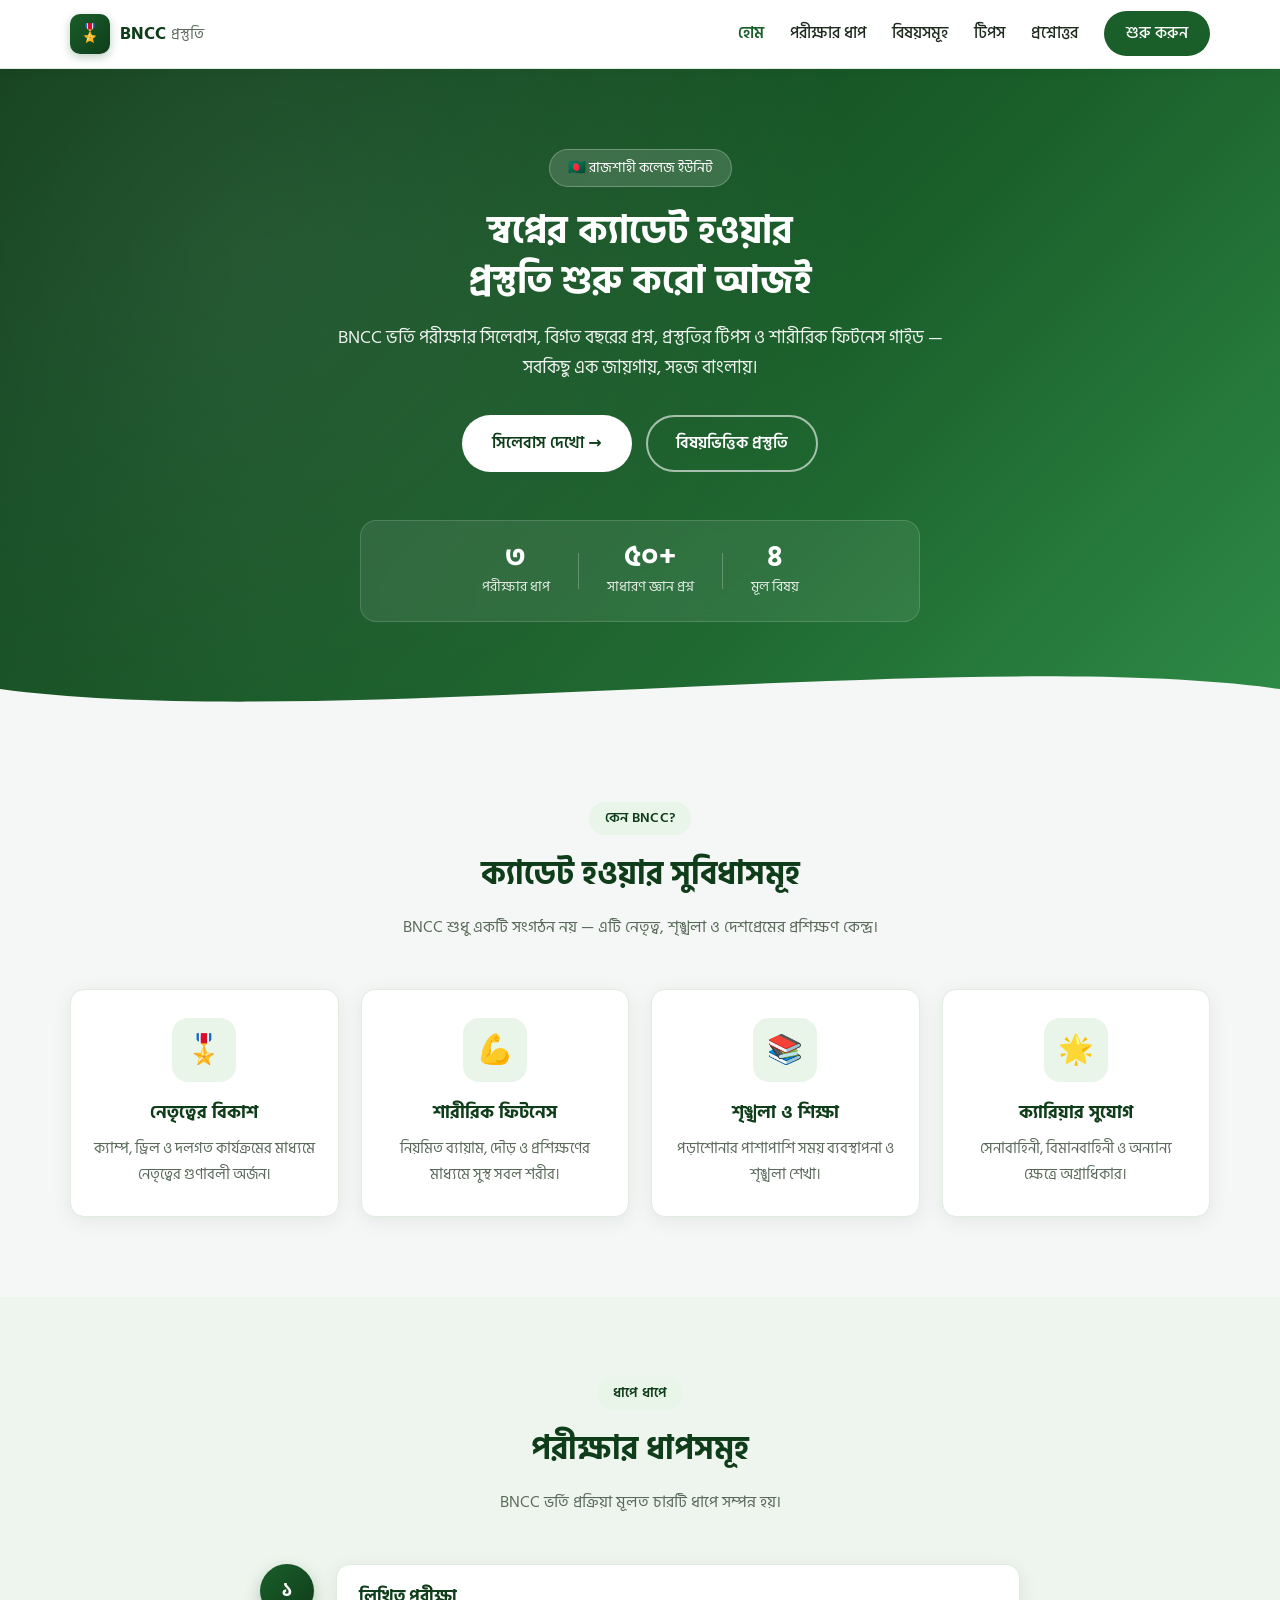
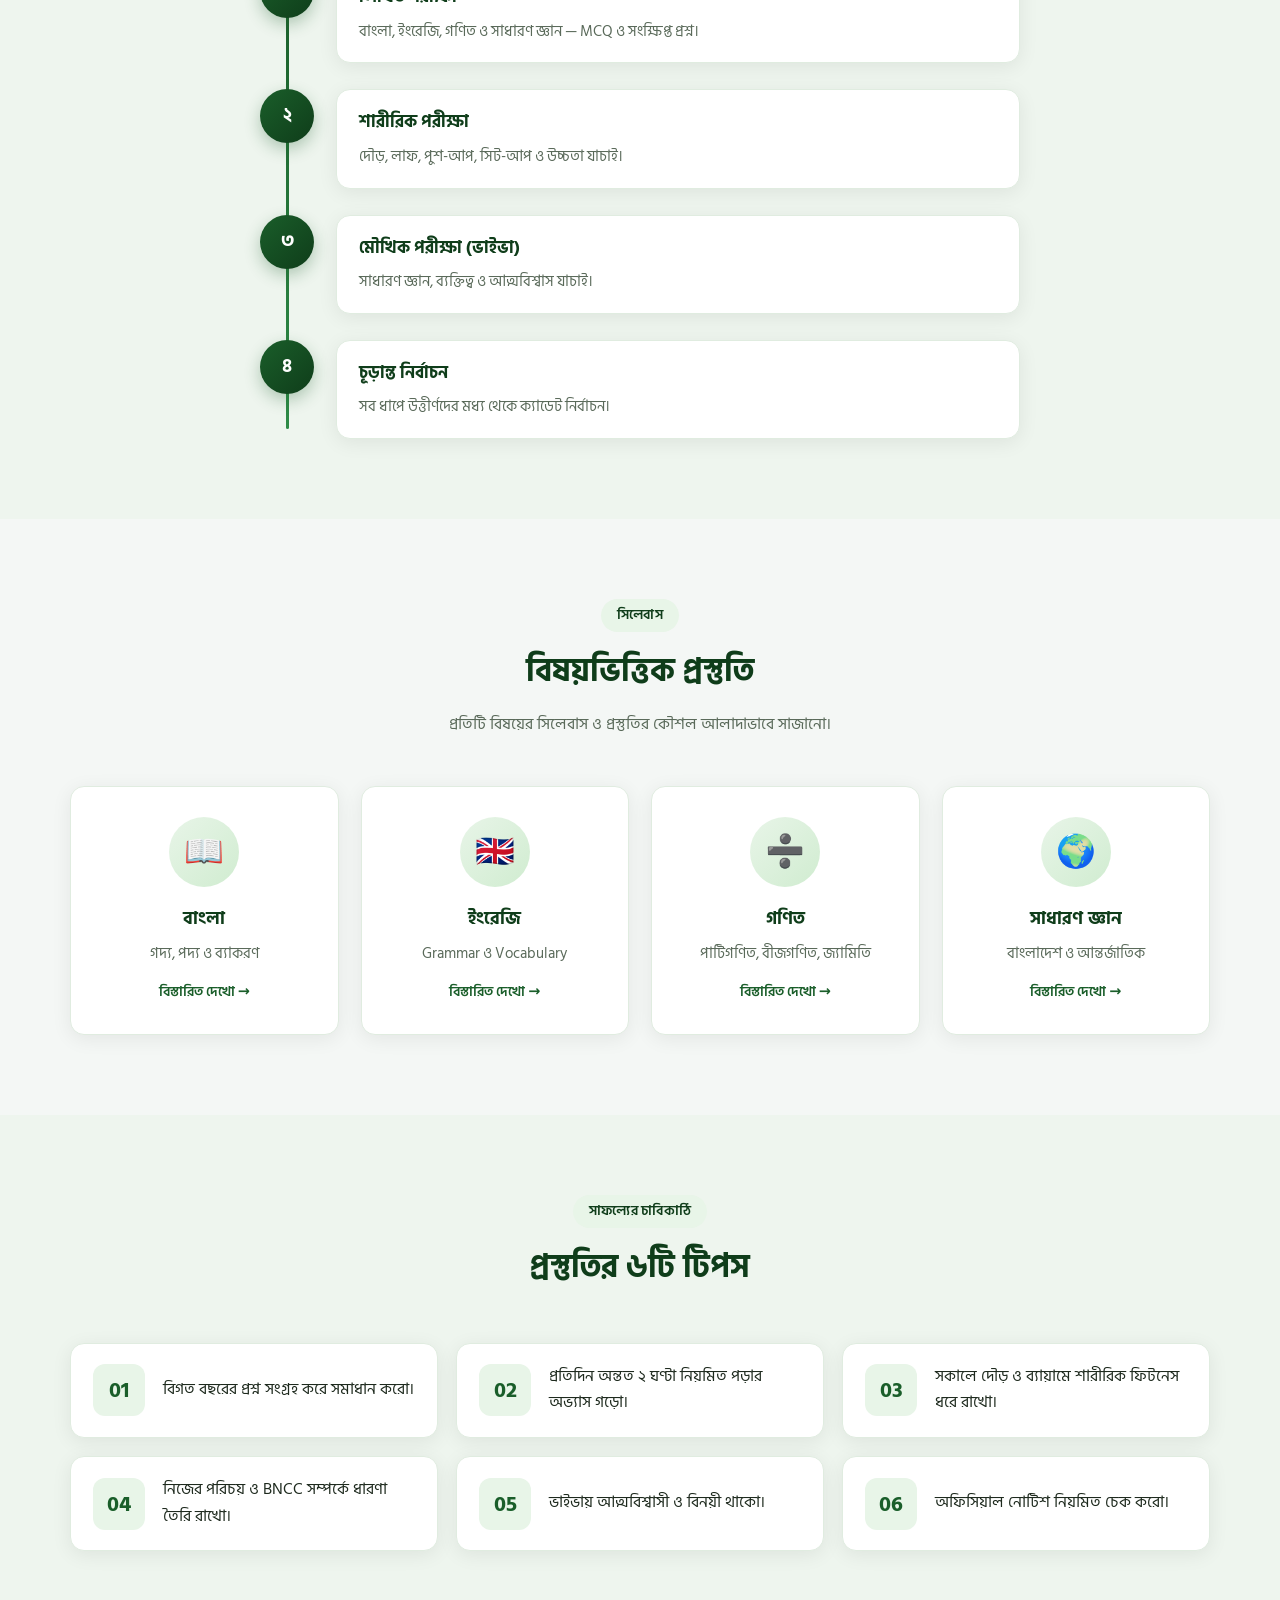
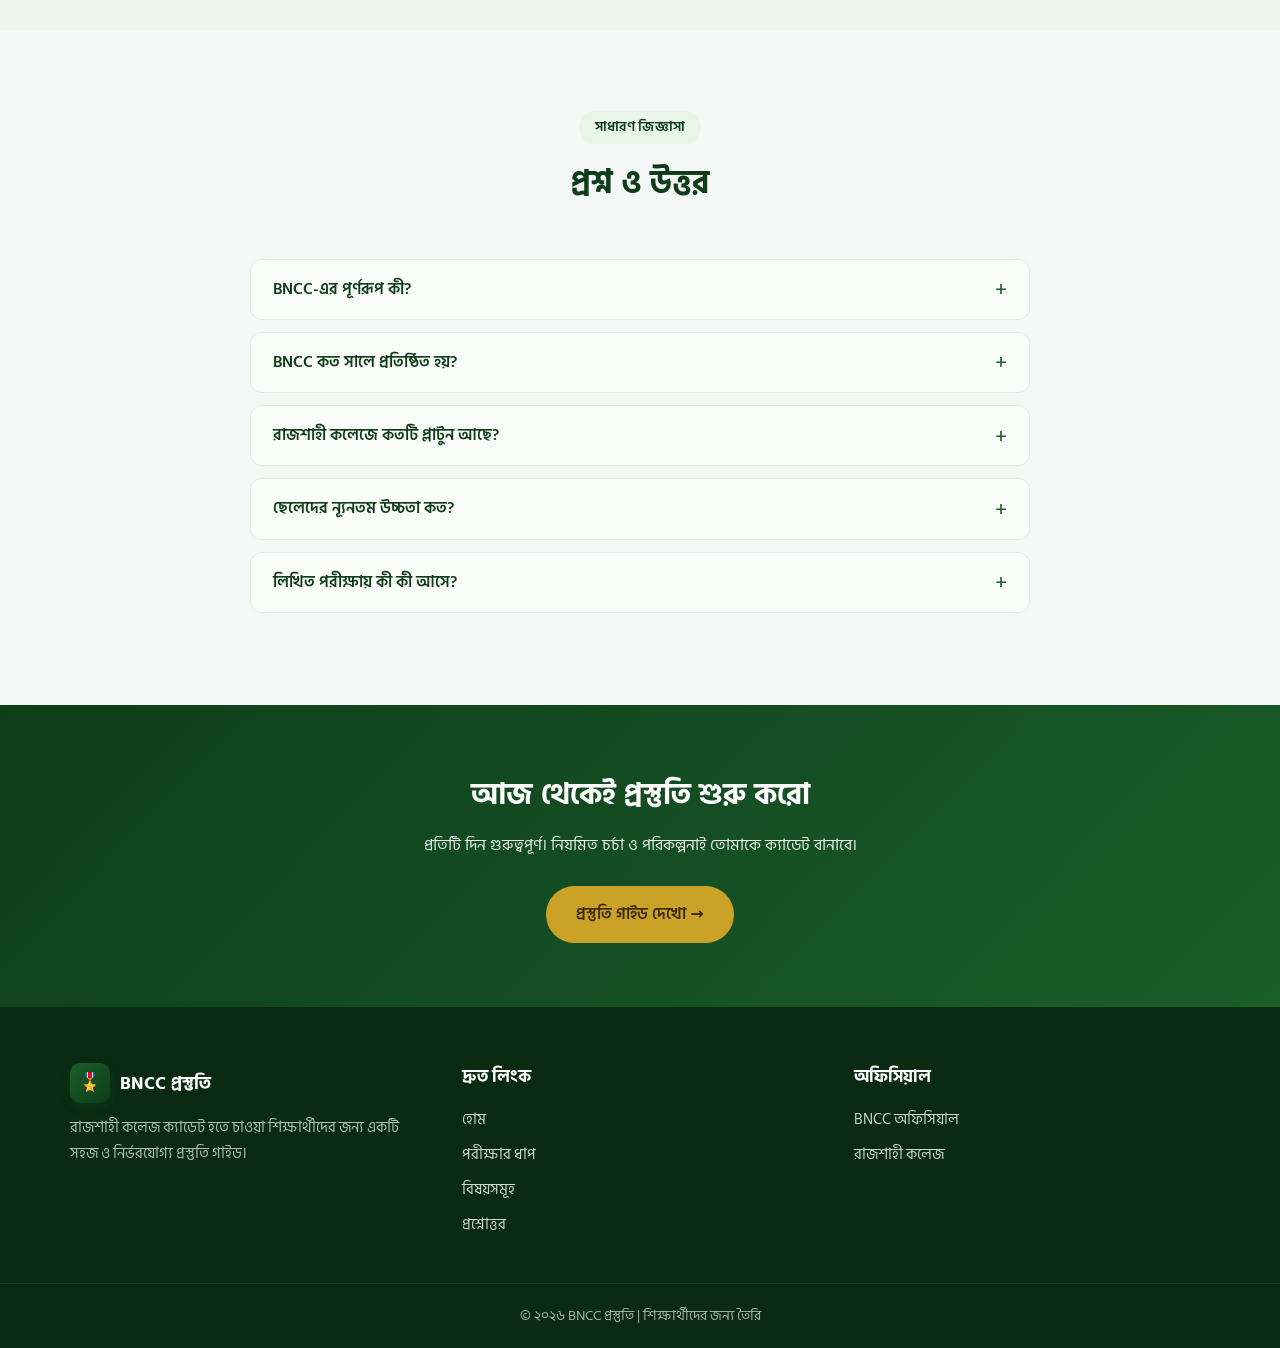
<file: index.html>
<!DOCTYPE html>
<html lang="bn">
<head>
<meta charset="UTF-8">
<meta name="viewport" content="width=device-width, initial-scale=1.0">
<meta name="description" content="BNCC রাজশাহী কলেজ ভর্তি প্রস্তুতি – সিলেবাস, প্রশ্নব্যাংক, টিপস ও গাইড এক জায়গায়।">
<meta name="theme-color" content="#1a5e2a">
<title>BNCC প্রস্তুতি | রাজশাহী কলেজ ক্যাডেট গাইড</title>

<!-- Preconnect for performance -->
<link rel="preconnect" href="https://fonts.googleapis.com">
<link rel="preconnect" href="https://fonts.gstatic.com" crossorigin>
<link href="https://fonts.googleapis.com/css2?family=Hind+Siliguri:wght@300;400;500;600;700&display=swap" rel="stylesheet">

<!-- Critical inline CSS (above-the-fold) -->
<style>
  :root{
    --primary:#1a5e2a;--primary-dark:#0f3d1a;--primary-light:#2e8b47;
    --accent:#c9a227;--danger:#b22222;--bg:#f4f7f5;--card:#fff;
    --text:#1e2a1e;--muted:#5a6a5a;--border:#e0ece0;
    --shadow:0 4px 20px rgba(0,0,0,.07);--radius:14px;
  }
  *{margin:0;padding:0;box-sizing:border-box}
  html{scroll-behavior:smooth}
  body{
    font-family:'Hind Siliguri',system-ui,sans-serif;
    background:var(--bg);color:var(--text);line-height:1.7;
    -webkit-font-smoothing:antialiased;
  }
  /* Navbar */
  .navbar{
    position:sticky;top:0;z-index:1000;
    background:rgba(255,255,255,.96);backdrop-filter:blur(10px);
    border-bottom:1px solid var(--border);
    box-shadow:0 2px 10px rgba(0,0,0,.04);
  }
  .nav-container{
    max-width:1180px;margin:0 auto;padding:14px 20px;
    display:flex;align-items:center;justify-content:space-between;gap:20px;
  }
  .logo{display:flex;align-items:center;gap:10px;font-weight:700;font-size:1.15rem;color:var(--primary-dark);text-decoration:none}
  .logo-badge{
    width:40px;height:40px;border-radius:10px;
    background:linear-gradient(135deg,var(--primary),var(--primary-dark));
    color:#fff;display:grid;place-items:center;font-size:1.1rem;
    box-shadow:0 3px 10px rgba(26,94,42,.3);
  }
  /* Hero (critical) */
  .hero{
    background:linear-gradient(135deg,#0f3d1a 0%,#1a5e2a 55%,#2e8b47 100%);
    color:#fff;padding:80px 20px 100px;position:relative;overflow:hidden;
  }
  .hero::before{
    content:'';position:absolute;inset:0;
    background:radial-gradient(circle at 20% 30%,rgba(255,255,255,.08),transparent 55%);
  }
  .hero-content{max-width:1180px;margin:0 auto;position:relative;z-index:2;text-align:center}
  .hero h1{font-size:2.4rem;line-height:1.3;font-weight:700;margin-bottom:16px}
  .hero p{font-size:1.1rem;opacity:.92;max-width:640px;margin:0 auto 32px}
</style>

<link rel="stylesheet" href="style.css">
</head>

<body>

<!-- ===== Navbar ===== -->
<nav class="navbar" id="navbar">
  <div class="nav-container">
    <a href="#" class="logo">
      <span class="logo-badge">🎖️</span>
      <span>BNCC <span class="logo-sub">প্রস্তুতি</span></span>
    </a>

    <button class="nav-toggle" id="navToggle" aria-label="মেনু খুলুন">
      <span></span><span></span><span></span>
    </button>

    <ul class="nav-links" id="navLinks">
      <li><a href="#home" class="active">হোম</a></li>
      <li><a href="#stages">পরীক্ষার ধাপ</a></li>
      <li><a href="#subjects">বিষয়সমূহ</a></li>
      <li><a href="#tips">টিপস</a></li>
      <li><a href="#faq">প্রশ্নোত্তর</a></li>
      <li><a href="#" class="btn-nav">শুরু করুন</a></li>
    </ul>
  </div>
</nav>

<!-- ===== Hero ===== -->
<section class="hero" id="home">
  <div class="hero-content">
    <span class="hero-badge">🇧🇩 রাজশাহী কলেজ ইউনিট</span>
    <h1>স্বপ্নের ক্যাডেট হওয়ার<br>প্রস্তুতি শুরু করো আজই</h1>
    <p>BNCC ভর্তি পরীক্ষার সিলেবাস, বিগত বছরের প্রশ্ন, প্রস্তুতির টিপস ও শারীরিক ফিটনেস গাইড — সবকিছু এক জায়গায়, সহজ বাংলায়।</p>

    <div class="hero-buttons">
      <a href="#stages" class="btn btn-primary">সিলেবাস দেখো →</a>
      <a href="#subjects" class="btn btn-outline">বিষয়ভিত্তিক প্রস্তুতি</a>
    </div>

    <div class="hero-stats">
      <div class="stat"><strong>৩</strong><span>পরীক্ষার ধাপ</span></div>
      <div class="stat-divider"></div>
      <div class="stat"><strong>৫০+</strong><span>সাধারণ জ্ঞান প্রশ্ন</span></div>
      <div class="stat-divider"></div>
      <div class="stat"><strong>৪</strong><span>মূল বিষয়</span></div>
    </div>
  </div>

  <div class="hero-wave">
    <svg viewBox="0 0 1440 80" preserveAspectRatio="none" aria-hidden="true">
      <path fill="#f4f7f5" d="M0,40 C360,90 1080,-10 1440,40 L1440,80 L0,80 Z"></path>
    </svg>
  </div>
</section>

<!-- ===== Why BNCC / Features ===== -->
<section class="section" id="features">
  <div class="container">
    <div class="section-head">
      <span class="section-tag">কেন BNCC?</span>
      <h2>ক্যাডেট হওয়ার সুবিধাসমূহ</h2>
      <p>BNCC শুধু একটি সংগঠন নয় — এটি নেতৃত্ব, শৃঙ্খলা ও দেশপ্রেমের প্রশিক্ষণ কেন্দ্র।</p>
    </div>

    <div class="feature-grid">
      <div class="feature-card">
        <div class="feature-icon">🎖️</div>
        <h3>নেতৃত্বের বিকাশ</h3>
        <p>ক্যাম্প, ড্রিল ও দলগত কার্যক্রমের মাধ্যমে নেতৃত্বের গুণাবলী অর্জন।</p>
      </div>
      <div class="feature-card">
        <div class="feature-icon">💪</div>
        <h3>শারীরিক ফিটনেস</h3>
        <p>নিয়মিত ব্যায়াম, দৌড় ও প্রশিক্ষণের মাধ্যমে সুস্থ সবল শরীর।</p>
      </div>
      <div class="feature-card">
        <div class="feature-icon">📚</div>
        <h3>শৃঙ্খলা ও শিক্ষা</h3>
        <p>পড়াশোনার পাশাপাশি সময় ব্যবস্থাপনা ও শৃঙ্খলা শেখা।</p>
      </div>
      <div class="feature-card">
        <div class="feature-icon">🌟</div>
        <h3>ক্যারিয়ার সুযোগ</h3>
        <p>সেনাবাহিনী, বিমানবাহিনী ও অন্যান্য ক্ষেত্রে অগ্রাধিকার।</p>
      </div>
    </div>
  </div>
</section>

<!-- ===== Exam Stages ===== -->
<section class="section section-alt" id="stages">
  <div class="container">
    <div class="section-head">
      <span class="section-tag">ধাপে ধাপে</span>
      <h2>পরীক্ষার ধাপসমূহ</h2>
      <p>BNCC ভর্তি প্রক্রিয়া মূলত চারটি ধাপে সম্পন্ন হয়।</p>
    </div>

    <div class="timeline">
      <div class="timeline-item">
        <div class="timeline-num">১</div>
        <div class="timeline-body">
          <h3>লিখিত পরীক্ষা</h3>
          <p>বাংলা, ইংরেজি, গণিত ও সাধারণ জ্ঞান — MCQ ও সংক্ষিপ্ত প্রশ্ন।</p>
        </div>
      </div>
      <div class="timeline-item">
        <div class="timeline-num">২</div>
        <div class="timeline-body">
          <h3>শারীরিক পরীক্ষা</h3>
          <p>দৌড়, লাফ, পুশ-আপ, সিট-আপ ও উচ্চতা যাচাই।</p>
        </div>
      </div>
      <div class="timeline-item">
        <div class="timeline-num">৩</div>
        <div class="timeline-body">
          <h3>মৌখিক পরীক্ষা (ভাইভা)</h3>
          <p>সাধারণ জ্ঞান, ব্যক্তিত্ব ও আত্মবিশ্বাস যাচাই।</p>
        </div>
      </div>
      <div class="timeline-item">
        <div class="timeline-num">৪</div>
        <div class="timeline-body">
          <h3>চূড়ান্ত নির্বাচন</h3>
          <p>সব ধাপে উত্তীর্ণদের মধ্য থেকে ক্যাডেট নির্বাচন।</p>
        </div>
      </div>
    </div>
  </div>
</section>

<!-- ===== Subjects ===== -->
<section class="section" id="subjects">
  <div class="container">
    <div class="section-head">
      <span class="section-tag">সিলেবাস</span>
      <h2>বিষয়ভিত্তিক প্রস্তুতি</h2>
      <p>প্রতিটি বিষয়ের সিলেবাস ও প্রস্তুতির কৌশল আলাদাভাবে সাজানো।</p>
    </div>

    <div class="subject-grid">
      <a href="#" class="subject-card">
        <div class="subject-icon">📖</div>
        <h3>বাংলা</h3>
        <p>গদ্য, পদ্য ও ব্যাকরণ</p>
        <span class="subject-link">বিস্তারিত দেখো →</span>
      </a>
      <a href="#" class="subject-card">
        <div class="subject-icon">🇬🇧</div>
        <h3>ইংরেজি</h3>
        <p>Grammar ও Vocabulary</p>
        <span class="subject-link">বিস্তারিত দেখো →</span>
      </a>
      <a href="#" class="subject-card">
        <div class="subject-icon">➗</div>
        <h3>গণিত</h3>
        <p>পাটিগণিত, বীজগণিত, জ্যামিতি</p>
        <span class="subject-link">বিস্তারিত দেখো →</span>
      </a>
      <a href="#" class="subject-card">
        <div class="subject-icon">🌍</div>
        <h3>সাধারণ জ্ঞান</h3>
        <p>বাংলাদেশ ও আন্তর্জাতিক</p>
        <span class="subject-link">বিস্তারিত দেখো →</span>
      </a>
    </div>
  </div>
</section>

<!-- ===== Tips ===== -->
<section class="section section-alt" id="tips">
  <div class="container">
    <div class="section-head">
      <span class="section-tag">সাফল্যের চাবিকাঠি</span>
      <h2>প্রস্তুতির ৬টি টিপস</h2>
    </div>

    <div class="tips-grid">
      <div class="tip"><span class="tip-num">01</span><p>বিগত বছরের প্রশ্ন সংগ্রহ করে সমাধান করো।</p></div>
      <div class="tip"><span class="tip-num">02</span><p>প্রতিদিন অন্তত ২ ঘণ্টা নিয়মিত পড়ার অভ্যাস গড়ো।</p></div>
      <div class="tip"><span class="tip-num">03</span><p>সকালে দৌড় ও ব্যায়ামে শারীরিক ফিটনেস ধরে রাখো।</p></div>
      <div class="tip"><span class="tip-num">04</span><p>নিজের পরিচয় ও BNCC সম্পর্কে ধারণা তৈরি রাখো।</p></div>
      <div class="tip"><span class="tip-num">05</span><p>ভাইভায় আত্মবিশ্বাসী ও বিনয়ী থাকো।</p></div>
      <div class="tip"><span class="tip-num">06</span><p>অফিসিয়াল নোটিশ নিয়মিত চেক করো।</p></div>
    </div>
  </div>
</section>

<!-- ===== FAQ ===== -->
<section class="section" id="faq">
  <div class="container">
    <div class="section-head">
      <span class="section-tag">সাধারণ জিজ্ঞাসা</span>
      <h2>প্রশ্ন ও উত্তর</h2>
    </div>

    <div class="faq-list" id="faqList">
      <details class="faq-item">
        <summary>BNCC-এর পূর্ণরূপ কী?</summary>
        <div class="faq-answer">Bangladesh National Cadet Corps (বাংলাদেশ ন্যাশনাল ক্যাডেট কোর)।</div>
      </details>
      <details class="faq-item">
        <summary>BNCC কত সালে প্রতিষ্ঠিত হয়?</summary>
        <div class="faq-answer">১৯৭৩ সালে।</div>
      </details>
      <details class="faq-item">
        <summary>রাজশাহী কলেজে কতটি প্লাটুন আছে?</summary>
        <div class="faq-answer">বর্তমানে ৩টি প্লাটুন, যার মধ্যে একটি মহিলা প্লাটুন।</div>
      </details>
      <details class="faq-item">
        <summary>ছেলেদের ন্যূনতম উচ্চতা কত?</summary>
        <div class="faq-answer">কমপক্ষে ৫ ফুট ২ ইঞ্চি।</div>
      </details>
      <details class="faq-item">
        <summary>লিখিত পরীক্ষায় কী কী আসে?</summary>
        <div class="faq-answer">বাংলা, ইংরেজি, সাধারণ গণিত ও সাধারণ জ্ঞান — MCQ ও সংক্ষিপ্ত প্রশ্ন।</div>
      </details>
    </div>
  </div>
</section>

<!-- ===== CTA ===== -->
<section class="cta">
  <div class="container cta-inner">
    <h2>আজ থেকেই প্রস্তুতি শুরু করো</h2>
    <p>প্রতিটি দিন গুরুত্বপূর্ণ। নিয়মিত চর্চা ও পরিকল্পনাই তোমাকে ক্যাডেট বানাবে।</p>
    <a href="#" class="btn btn-accent">প্রস্তুতি গাইড দেখো →</a>
  </div>
</section>

<!-- ===== Footer ===== -->
<footer class="footer">
  <div class="container footer-grid">
    <div>
      <div class="logo" style="margin-bottom:12px">
        <span class="logo-badge">🎖️</span>
        <span style="color:#fff">BNCC প্রস্তুতি</span>
      </div>
      <p class="footer-text">রাজশাহী কলেজ ক্যাডেট হতে চাওয়া শিক্ষার্থীদের জন্য একটি সহজ ও নির্ভরযোগ্য প্রস্তুতি গাইড।</p>
    </div>

    <div>
      <h4>দ্রুত লিংক</h4>
      <ul class="footer-links">
        <li><a href="#home">হোম</a></li>
        <li><a href="#stages">পরীক্ষার ধাপ</a></li>
        <li><a href="#subjects">বিষয়সমূহ</a></li>
        <li><a href="#faq">প্রশ্নোত্তর</a></li>
      </ul>
    </div>

    <div>
      <h4>অফিসিয়াল</h4>
      <ul class="footer-links">
        <li><a href="https://bncc.gov.bd" target="_blank" rel="noopener">BNCC অফিসিয়াল</a></li>
        <li><a href="#" target="_blank" rel="noopener">রাজশাহী কলেজ</a></li>
      </ul>
    </div>
  </div>

  <div class="footer-bottom">
    <p>© ২০২৬ BNCC প্রস্তুতি | শিক্ষার্থীদের জন্য তৈরি </p>
  </div>
</footer>

<!-- Back to top -->
<button class="back-top" id="backTop" aria-label="উপরে যাও">↑</button>

<script src="script.js" defer></script>
</body>
</html>
</file>
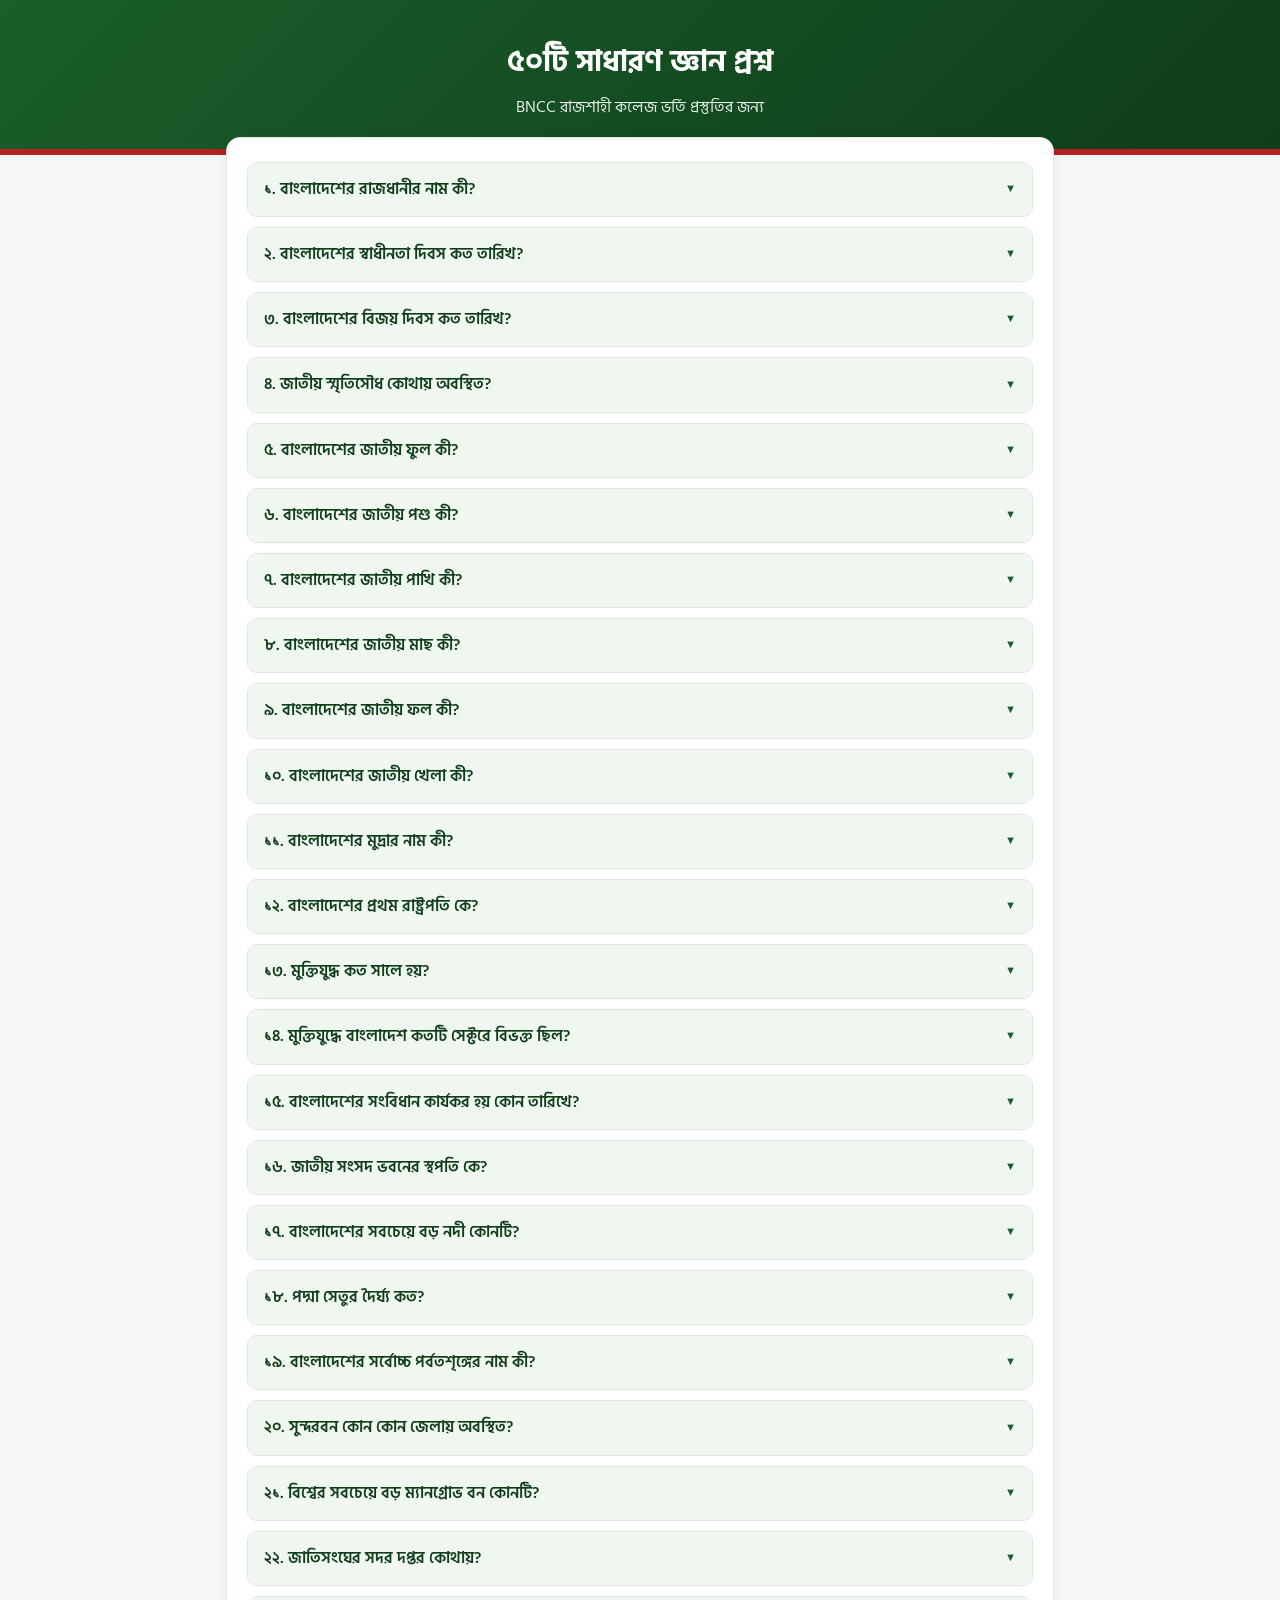
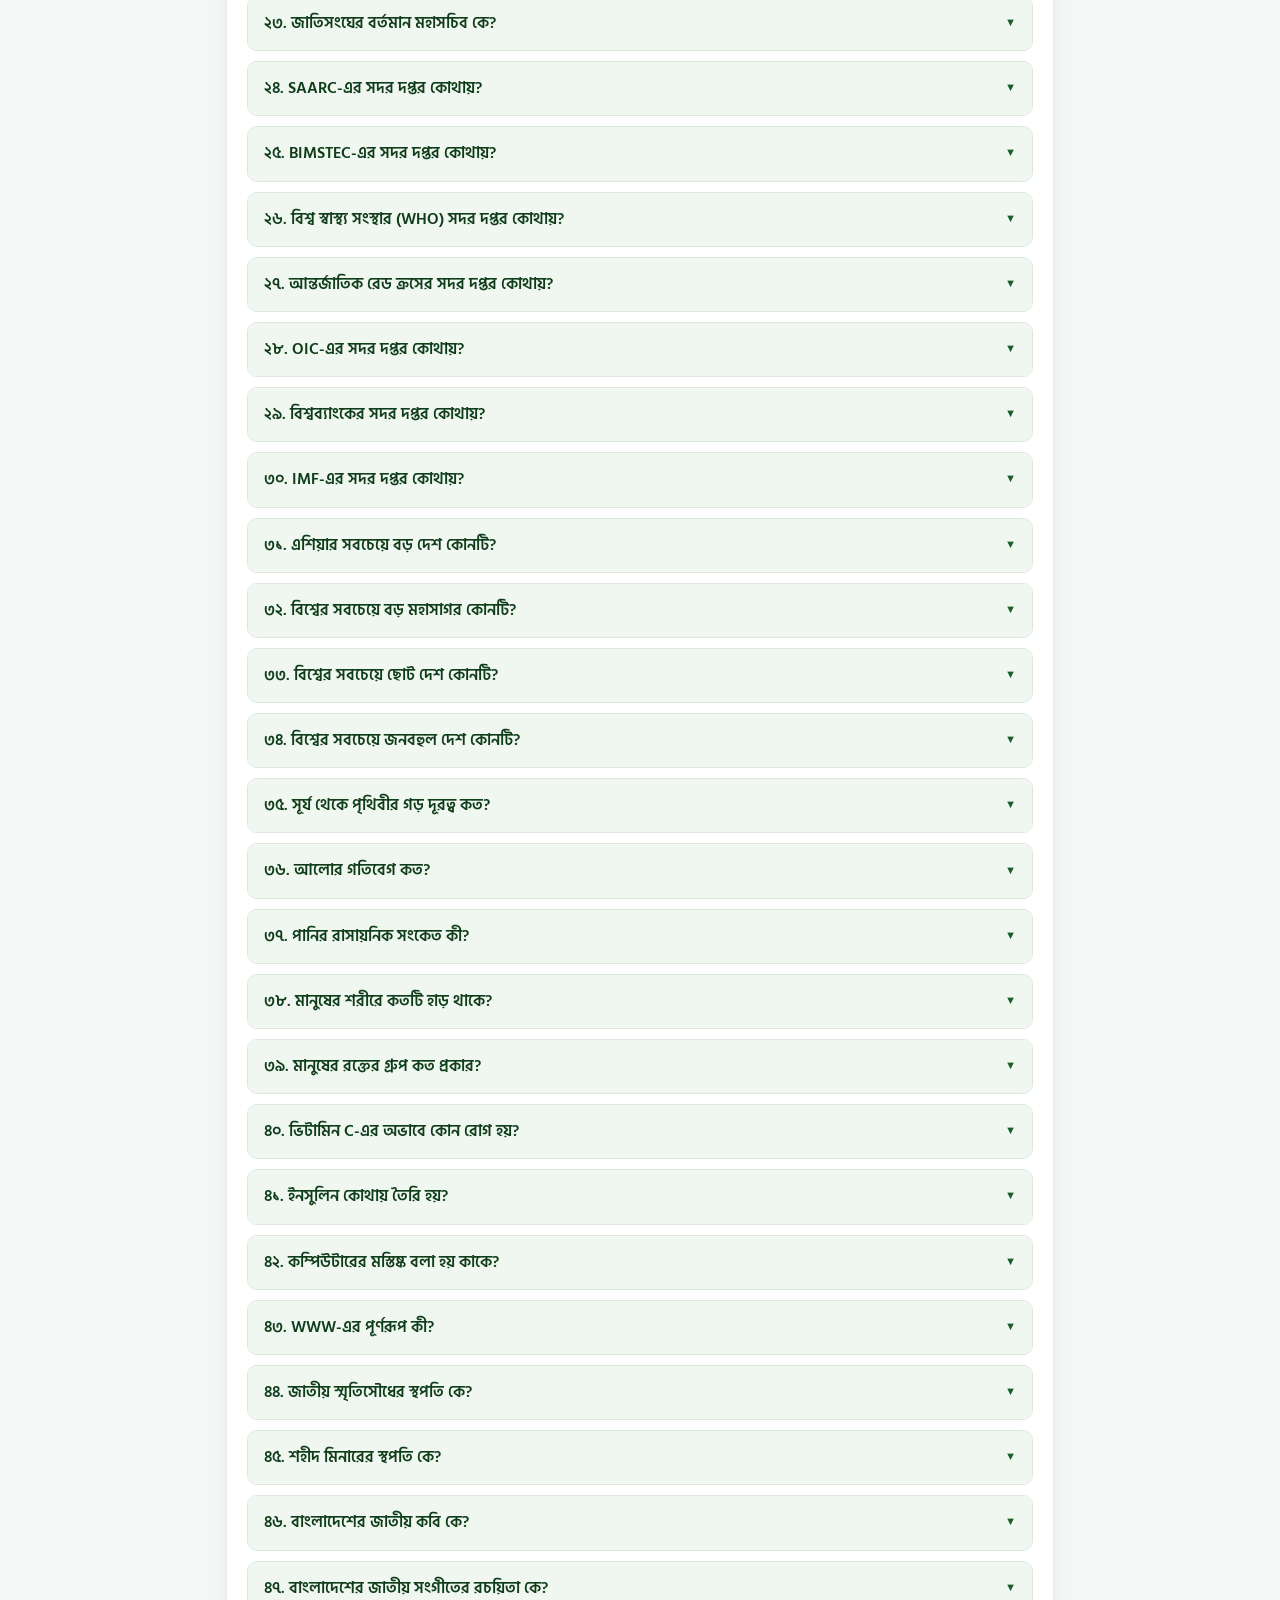
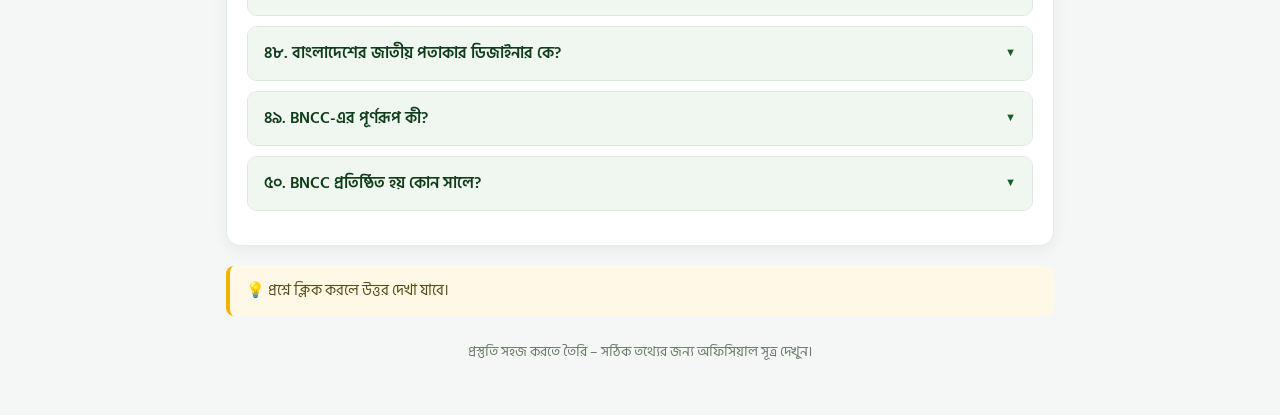
<file: gk/index.html>
<!DOCTYPE html>
<html lang="bn">
<head>
<meta charset="UTF-8">
<meta name="viewport" content="width=device-width, initial-scale=1.0">
<title>৫০টি সাধারণ জ্ঞান প্রশ্ন – BNCC প্রস্তুতি</title>
<link href="https://fonts.googleapis.com/css2?family=Hind+Siliguri:wght@300;400;500;600;700&display=swap" rel="stylesheet">
<style>
  * { margin:0; padding:0; box-sizing:border-box; }
  body {
    font-family: 'Hind Siliguri', sans-serif;
    background: #f4f7f5;
    color: #1e2a1e;
    line-height: 1.7;
    padding-bottom: 40px;
  }
  header {
    background: linear-gradient(135deg, #1a5e2a 0%, #0f3d1a 100%);
    color: #fff;
    text-align: center;
    padding: 36px 20px 28px;
    border-bottom: 6px solid #b22222;
  }
  header h1 { font-size: 1.9rem; margin-bottom: 6px; }
  header p { font-size: 1rem; opacity: 0.9; }
  main {
    max-width: 860px;
    margin: -18px auto 0;
    padding: 0 16px;
  }
  .quiz-container {
    background: #fff;
    border-radius: 14px;
    box-shadow: 0 4px 16px rgba(0,0,0,0.06);
    padding: 24px 20px;
    border: 1px solid #e6ede6;
  }
  details {
    background: #fafcfa;
    border: 1px solid #dce8dc;
    border-radius: 10px;
    margin-bottom: 10px;
    overflow: hidden;
  }
  details[open] {
    border-color: #b8d4b8;
    box-shadow: 0 2px 10px rgba(26,94,42,0.08);
  }
  summary {
    padding: 13px 16px;
    font-weight: 600;
    font-size: 1rem;
    cursor: pointer;
    list-style: none;
    display: flex;
    justify-content: space-between;
    align-items: center;
    color: #0f3d1a;
    background: #f0f7f0;
    transition: background 0.2s;
  }
  summary:hover { background: #e4f0e4; }
  summary::-webkit-details-marker { display: none; }
  summary::after {
    content: '▼';
    font-size: 0.7rem;
    color: #1a5e2a;
    transition: transform 0.3s;
    margin-left: 10px;
  }
  details[open] summary::after { transform: rotate(180deg); }
  .answer {
    padding: 12px 18px 16px;
    border-top: 1px solid #e0ece0;
    color: #2a5a2a;
    font-weight: 500;
    background: #fcfefc;
  }
  .note {
    background: #fff8e6;
    border-left: 4px solid #f0b400;
    padding: 12px 16px;
    border-radius: 8px;
    font-size: 0.95rem;
    color: #5a4a1a;
    margin-top: 20px;
  }
  footer {
    text-align: center;
    padding: 24px 16px 10px;
    font-size: 0.9rem;
    color: #6b7a6b;
    max-width: 860px;
    margin: 0 auto;
  }
  @media (max-width: 600px) {
    header h1 { font-size: 1.4rem; }
    main { padding: 0 10px; }
    .quiz-container { padding: 16px 12px; }
    summary { font-size: 0.95rem; padding: 11px 12px; }
  }
</style>
</head>
<body>

<header>
  <h1>৫০টি সাধারণ জ্ঞান প্রশ্ন</h1>
  <p>BNCC রাজশাহী কলেজ ভর্তি প্রস্তুতির জন্য</p>
</header>

<main>
  <div class="quiz-container">

    <details><summary>১. বাংলাদেশের রাজধানীর নাম কী?</summary><div class="answer">ঢাকা</div></details>
    <details><summary>২. বাংলাদেশের স্বাধীনতা দিবস কত তারিখ?</summary><div class="answer">২৬ মার্চ</div></details>
    <details><summary>৩. বাংলাদেশের বিজয় দিবস কত তারিখ?</summary><div class="answer">১৬ ডিসেম্বর</div></details>
    <details><summary>৪. জাতীয় স্মৃতিসৌধ কোথায় অবস্থিত?</summary><div class="answer">সাভার, ঢাকা</div></details>
    <details><summary>৫. বাংলাদেশের জাতীয় ফুল কী?</summary><div class="answer">শাপলা</div></details>
    <details><summary>৬. বাংলাদেশের জাতীয় পশু কী?</summary><div class="answer">রয়েল বেঙ্গল টাইগার</div></details>
    <details><summary>৭. বাংলাদেশের জাতীয় পাখি কী?</summary><div class="answer">দোয়েল</div></details>
    <details><summary>৮. বাংলাদেশের জাতীয় মাছ কী?</summary><div class="answer">ইলিশ</div></details>
    <details><summary>৯. বাংলাদেশের জাতীয় ফল কী?</summary><div class="answer">কাঁঠাল</div></details>
    <details><summary>১০. বাংলাদেশের জাতীয় খেলা কী?</summary><div class="answer">হাডুডু (কাবাডি)</div></details>

    <details><summary>১১. বাংলাদেশের মুদ্রার নাম কী?</summary><div class="answer">টাকা</div></details>
    <details><summary>১২. বাংলাদেশের প্রথম রাষ্ট্রপতি কে?</summary><div class="answer">বঙ্গবন্ধু শেখ মুজিবুর রহমান</div></details>
    <details><summary>১৩. মুক্তিযুদ্ধ কত সালে হয়?</summary><div class="answer">১৯৭১ সালে</div></details>
    <details><summary>১৪. মুক্তিযুদ্ধে বাংলাদেশ কতটি সেক্টরে বিভক্ত ছিল?</summary><div class="answer">১১টি</div></details>
    <details><summary>১৫. বাংলাদেশের সংবিধান কার্যকর হয় কোন তারিখে?</summary><div class="answer">১৬ ডিসেম্বর ১৯৭২</div></details>
    <details><summary>১৬. জাতীয় সংসদ ভবনের স্থপতি কে?</summary><div class="answer">লুই আই কান</div></details>
    <details><summary>১৭. বাংলাদেশের সবচেয়ে বড় নদী কোনটি?</summary><div class="answer">যমুনা (ব্রহ্মপুত্র)</div></details>
    <details><summary>১৮. পদ্মা সেতুর দৈর্ঘ্য কত?</summary><div class="answer">৬.১৫ কিলোমিটার</div></details>
    <details><summary>১৯. বাংলাদেশের সর্বোচ্চ পর্বতশৃঙ্গের নাম কী?</summary><div class="answer">কেওক্রাডং</div></details>
    <details><summary>২০. সুন্দরবন কোন কোন জেলায় অবস্থিত?</summary><div class="answer">খুলনা, সাতক্ষীরা ও বাগেরহাট</div></details>

    <details><summary>২১. বিশ্বের সবচেয়ে বড় ম্যানগ্রোভ বন কোনটি?</summary><div class="answer">সুন্দরবন</div></details>
    <details><summary>২২. জাতিসংঘের সদর দপ্তর কোথায়?</summary><div class="answer">নিউইয়র্ক, যুক্তরাষ্ট্র</div></details>
    <details><summary>২৩. জাতিসংঘের বর্তমান মহাসচিব কে?</summary><div class="answer">আন্তোনিও গুতেরেস</div></details>
    <details><summary>২৪. SAARC-এর সদর দপ্তর কোথায়?</summary><div class="answer">কাঠমান্ডু, নেপাল</div></details>
    <details><summary>২৫. BIMSTEC-এর সদর দপ্তর কোথায়?</summary><div class="answer">ঢাকা, বাংলাদেশ</div></details>
    <details><summary>২৬. বিশ্ব স্বাস্থ্য সংস্থার (WHO) সদর দপ্তর কোথায়?</summary><div class="answer">জেনেভা, সুইজারল্যান্ড</div></details>
    <details><summary>২৭. আন্তর্জাতিক রেড ক্রসের সদর দপ্তর কোথায়?</summary><div class="answer">জেনেভা, সুইজারল্যান্ড</div></details>
    <details><summary>২৮. OIC-এর সদর দপ্তর কোথায়?</summary><div class="answer">জেদ্দা, সৌদি আরব</div></details>
    <details><summary>২৯. বিশ্বব্যাংকের সদর দপ্তর কোথায়?</summary><div class="answer">ওয়াশিংটন ডিসি, যুক্তরাষ্ট্র</div></details>
    <details><summary>৩০. IMF-এর সদর দপ্তর কোথায়?</summary><div class="answer">ওয়াশিংটন ডিসি, যুক্তরাষ্ট্র</div></details>

    <details><summary>৩১. এশিয়ার সবচেয়ে বড় দেশ কোনটি?</summary><div class="answer">চীন</div></details>
    <details><summary>৩২. বিশ্বের সবচেয়ে বড় মহাসাগর কোনটি?</summary><div class="answer">প্রশান্ত মহাসাগর</div></details>
    <details><summary>৩৩. বিশ্বের সবচেয়ে ছোট দেশ কোনটি?</summary><div class="answer">ভ্যাটিকান সিটি</div></details>
    <details><summary>৩৪. বিশ্বের সবচেয়ে জনবহুল দেশ কোনটি?</summary><div class="answer">ভারত</div></details>
    <details><summary>৩৫. সূর্য থেকে পৃথিবীর গড় দূরত্ব কত?</summary><div class="answer">প্রায় ১৪.৯৬ কোটি কিলোমিটার</div></details>
    <details><summary>৩৬. আলোর গতিবেগ কত?</summary><div class="answer">প্রায় ৩ লক্ষ কিলোমিটার/সেকেন্ড</div></details>
    <details><summary>৩৭. পানির রাসায়নিক সংকেত কী?</summary><div class="answer">H₂O</div></details>
    <details><summary>৩৮. মানুষের শরীরে কতটি হাড় থাকে?</summary><div class="answer">২০৬টি</div></details>
    <details><summary>৩৯. মানুষের রক্তের গ্রুপ কত প্রকার?</summary><div class="answer">৪ প্রকার (A, B, AB, O)</div></details>
    <details><summary>৪০. ভিটামিন C-এর অভাবে কোন রোগ হয়?</summary><div class="answer">স্কার্ভি</div></details>

    <details><summary>৪১. ইনসুলিন কোথায় তৈরি হয়?</summary><div class="answer">অগ্ন্যাশয়ে</div></details>
    <details><summary>৪২. কম্পিউটারের মস্তিষ্ক বলা হয় কাকে?</summary><div class="answer">CPU (Central Processing Unit)</div></details>
    <details><summary>৪৩. WWW-এর পূর্ণরূপ কী?</summary><div class="answer">World Wide Web</div></details>
    <details><summary>৪৪. জাতীয় স্মৃতিসৌধের স্থপতি কে?</summary><div class="answer">সৈয়দ মাইনুল হোসেন</div></details>
    <details><summary>৪৫. শহীদ মিনারের স্থপতি কে?</summary><div class="answer">হামিদুর রহমান</div></details>
    <details><summary>৪৬. বাংলাদেশের জাতীয় কবি কে?</summary><div class="answer">কাজী নজরুল ইসলাম</div></details>
    <details><summary>৪৭. বাংলাদেশের জাতীয় সংগীতের রচয়িতা কে?</summary><div class="answer">রবীন্দ্রনাথ ঠাকুর</div></details>
    <details><summary>৪৮. বাংলাদেশের জাতীয় পতাকার ডিজাইনার কে?</summary><div class="answer">কামরুল হাসান</div></details>
    <details><summary>৪৯. BNCC-এর পূর্ণরূপ কী?</summary><div class="answer">Bangladesh National Cadet Corps</div></details>
    <details><summary>৫০. BNCC প্রতিষ্ঠিত হয় কোন সালে?</summary><div class="answer">১৯৭৩ সালে</div></details>

  </div>
  <div class="note">💡 প্রশ্নে ক্লিক করলে উত্তর দেখা যাবে।</div>
</main>

<footer>
  <p>প্রস্তুতি সহজ করতে তৈরি – সঠিক তথ্যের জন্য অফিসিয়াল সূত্র দেখুন।</p>
</footer>

</body>
</html>
</file>
<file: style.css>
/* ===== Base & Utility ===== */
.container{max-width:1180px;margin:0 auto;padding:0 20px}
.section{padding:80px 0}
.section-alt{background:#eef5ee}
.section-head{text-align:center;max-width:680px;margin:0 auto 48px}
.section-tag{
  display:inline-block;background:#e8f5e8;color:var(--primary-dark);
  font-size:.85rem;font-weight:600;padding:5px 16px;border-radius:20px;
  margin-bottom:12px;letter-spacing:.3px;
}
.section-head h2{font-size:2rem;color:var(--primary-dark);margin-bottom:12px;font-weight:700}
.section-head p{color:var(--muted);font-size:1.02rem}

/* ===== Buttons ===== */
.btn{
  display:inline-block;padding:13px 28px;border-radius:50px;
  font-weight:600;font-size:1rem;text-decoration:none;cursor:pointer;
  transition:all .25s ease;border:2px solid transparent;
}
.btn-primary{background:#fff;color:var(--primary-dark)}
.btn-primary:hover{transform:translateY(-2px);box-shadow:0 8px 24px rgba(0,0,0,.2)}
.btn-outline{background:transparent;color:#fff;border-color:rgba(255,255,255,.6)}
.btn-outline:hover{background:rgba(255,255,255,.12);border-color:#fff}
.btn-accent{background:var(--accent);color:#3a2a00}
.btn-accent:hover{background:#e0b52c;transform:translateY(-2px);box-shadow:0 8px 24px rgba(201,162,39,.35)}
.btn-nav{
  background:var(--primary);color:#fff !important;padding:10px 22px !important;
  border-radius:50px;font-weight:600;
}
.btn-nav:hover{background:var(--primary-dark)}

/* ===== Hero extras ===== */
.hero-badge{
  display:inline-block;background:rgba(255,255,255,.15);color:#fff;
  padding:6px 18px;border-radius:50px;font-size:.9rem;margin-bottom:20px;
  border:1px solid rgba(255,255,255,.25);backdrop-filter:blur(4px);
}
.hero-buttons{display:flex;gap:14px;justify-content:center;flex-wrap:wrap;margin-bottom:48px}
.hero-stats{
  display:flex;justify-content:center;align-items:center;gap:28px;
  flex-wrap:wrap;background:rgba(255,255,255,.08);
  border:1px solid rgba(255,255,255,.15);border-radius:16px;
  padding:22px 32px;max-width:560px;margin:0 auto;
  backdrop-filter:blur(6px);
}
.stat{display:flex;flex-direction:column;align-items:center;color:#fff}
.stat strong{font-size:1.8rem;font-weight:700;line-height:1}
.stat span{font-size:.85rem;opacity:.85;margin-top:4px}
.stat-divider{width:1px;height:36px;background:rgba(255,255,255,.25)}
.hero-wave{position:absolute;bottom:-2px;left:0;width:100%;line-height:0}
.hero-wave svg{width:100%;height:70px;display:block}

/* ===== Feature cards ===== */
.feature-grid{display:grid;grid-template-columns:repeat(auto-fit,minmax(230px,1fr));gap:22px}
.feature-card{
  background:var(--card);padding:28px 22px;border-radius:var(--radius);
  box-shadow:var(--shadow);border:1px solid var(--border);
  transition:transform .25s,box-shadow .25s;text-align:center;
}
.feature-card:hover{transform:translateY(-6px);box-shadow:0 14px 32px rgba(26,94,42,.14)}
.feature-icon{
  width:64px;height:64px;margin:0 auto 16px;border-radius:16px;
  background:#e8f5e8;display:grid;place-items:center;font-size:1.8rem;
}
.feature-card h3{color:var(--primary-dark);font-size:1.1rem;margin-bottom:8px}
.feature-card p{color:var(--muted);font-size:.95rem}

/* ===== Timeline ===== */
.timeline{position:relative;max-width:760px;margin:0 auto}
.timeline::before{
  content:'';position:absolute;left:26px;top:10px;bottom:10px;
  width:3px;background:linear-gradient(180deg,var(--primary),var(--primary-light));
  border-radius:3px;
}
.timeline-item{display:flex;gap:22px;margin-bottom:26px;position:relative}
.timeline-item:last-child{margin-bottom:0}
.timeline-num{
  flex-shrink:0;width:54px;height:54px;border-radius:50%;
  background:linear-gradient(135deg,var(--primary),var(--primary-dark));
  color:#fff;display:grid;place-items:center;font-weight:700;font-size:1.2rem;
  box-shadow:0 6px 16px rgba(26,94,42,.3);z-index:2;
}
.timeline-body{
  background:var(--card);padding:18px 22px;border-radius:var(--radius);
  box-shadow:var(--shadow);border:1px solid var(--border);flex:1;
  transition:transform .25s;
}
.timeline-body:hover{transform:translateX(6px)}
.timeline-body h3{color:var(--primary-dark);font-size:1.08rem;margin-bottom:6px}
.timeline-body p{color:var(--muted);font-size:.95rem}

/* ===== Subject cards ===== */
.subject-grid{display:grid;grid-template-columns:repeat(auto-fit,minmax(220px,1fr));gap:22px}
.subject-card{
  background:var(--card);padding:30px 22px;border-radius:var(--radius);
  box-shadow:var(--shadow);border:1px solid var(--border);
  text-decoration:none;color:inherit;text-align:center;
  transition:transform .25s,box-shadow .25s,border-color .25s;
  display:flex;flex-direction:column;align-items:center;
}
.subject-card:hover{
  transform:translateY(-6px);
  box-shadow:0 16px 36px rgba(26,94,42,.16);
  border-color:var(--primary-light);
}
.subject-icon{
  width:70px;height:70px;border-radius:50%;margin-bottom:16px;
  background:linear-gradient(135deg,#e8f5e8,#d0ecd0);
  display:grid;place-items:center;font-size:2rem;
}
.subject-card h3{color:var(--primary-dark);font-size:1.15rem;margin-bottom:6px}
.subject-card p{color:var(--muted);font-size:.92rem;margin-bottom:14px}
.subject-link{color:var(--primary);font-weight:600;font-size:.9rem}

/* ===== Tips ===== */
.tips-grid{display:grid;grid-template-columns:repeat(auto-fit,minmax(280px,1fr));gap:18px}
.tip{
  background:var(--card);padding:20px 22px;border-radius:var(--radius);
  box-shadow:var(--shadow);border:1px solid var(--border);
  display:flex;align-items:center;gap:18px;
  transition:transform .25s;
}
.tip:hover{transform:translateY(-4px)}
.tip-num{
  font-size:1.4rem;font-weight:700;color:var(--primary);flex-shrink:0;
  background:#e8f5e8;width:52px;height:52px;border-radius:12px;
  display:grid;place-items:center;
}
.tip p{color:var(--text);font-size:.98rem}

/* ===== FAQ ===== */
.faq-list{max-width:780px;margin:0 auto}
.faq-item{
  background:var(--card);border:1px solid var(--border);border-radius:12px;
  margin-bottom:12px;overflow:hidden;transition:box-shadow .2s,border-color .2s;
}
.faq-item[open]{box-shadow:0 4px 16px rgba(26,94,42,.1);border-color:var(--primary-light)}
.faq-item summary{
  padding:16px 22px;font-weight:600;cursor:pointer;list-style:none;
  color:var(--primary-dark);display:flex;justify-content:space-between;
  align-items:center;background:#fafcfa;
}
.faq-item summary:hover{background:#f0f7f0}
.faq-item summary::-webkit-details-marker{display:none}
.faq-item summary::after{
  content:'+';font-size:1.4rem;color:var(--primary);font-weight:400;
  transition:transform .25s;line-height:1;
}
.faq-item[open] summary::after{content:'−'}
.faq-answer{padding:14px 22px 20px;color:var(--muted);border-top:1px solid var(--border)}

/* ===== CTA ===== */
.cta{
  background:linear-gradient(135deg,var(--primary-dark),var(--primary));
  color:#fff;padding:64px 0;text-align:center;
}
.cta h2{font-size:1.9rem;margin-bottom:12px}
.cta p{opacity:.9;max-width:600px;margin:0 auto 26px;font-size:1.02rem}

/* ===== Footer ===== */
.footer{background:#0a2a12;color:#c8d8c8;padding:56px 0 0}
.footer-grid{
  display:grid;grid-template-columns:repeat(auto-fit,minmax(220px,1fr));
  gap:36px;padding-bottom:36px;
}
.footer h4{color:#fff;font-size:1.05rem;margin-bottom:14px}
.footer-text{font-size:.93rem;line-height:1.7;opacity:.85}
.footer-links{list-style:none}
.footer-links li{margin-bottom:8px}
.footer-links a{color:#c8d8c8;text-decoration:none;font-size:.95rem;transition:color .2s}
.footer-links a:hover{color:#fff}
.footer-bottom{
  border-top:1px solid rgba(255,255,255,.1);padding:20px;
  text-align:center;font-size:.88rem;opacity:.8;
}

/* ===== Back to top ===== */
.back-top{
  position:fixed;bottom:24px;right:24px;width:46px;height:46px;
  border-radius:50%;background:var(--primary);color:#fff;border:none;
  font-size:1.2rem;cursor:pointer;opacity:0;visibility:hidden;
  transition:opacity .3s,visibility .3s,transform .3s;
  box-shadow:0 6px 20px rgba(26,94,42,.35);z-index:999;
}
.back-top.show{opacity:1;visibility:visible}
.back-top:hover{transform:translateY(-4px);background:var(--primary-dark)}

/* ===== Nav ===== */
.nav-links{display:flex;align-items:center;gap:26px;list-style:none}
.nav-links a{
  color:var(--text);text-decoration:none;font-weight:500;font-size:.98rem;
  position:relative;transition:color .2s;
}
.nav-links a:hover{color:var(--primary)}
.nav-links a:not(.btn-nav)::after{
  content:'';position:absolute;left:0;bottom:-6px;width:0;height:2px;
  background:var(--primary);transition:width .25s;
}
.nav-links a:not(.btn-nav):hover::after{width:100%}
.nav-links a.active{color:var(--primary);font-weight:600}
.logo-sub{font-weight:400;color:var(--muted);font-size:.95rem}

.nav-toggle{
  display:none;flex-direction:column;gap:5px;background:none;border:none;
  cursor:pointer;padding:6px;
}
.nav-toggle span{
  width:26px;height:3px;background:var(--primary-dark);border-radius:3px;
  transition:transform .3s,opacity .3s;
}
.nav-toggle.active span:nth-child(1){transform:translateY(8px) rotate(45deg)}
.nav-toggle.active span:nth-child(2){opacity:0}
.nav-toggle.active span:nth-child(3){transform:translateY(-8px) rotate(-45deg)}

/* ===== Responsive ===== */
@media (max-width:900px){
  .hero h1{font-size:2rem}
  .section{padding:60px 0}
  .section-head h2{font-size:1.6rem}
}
@media (max-width:768px){
  .nav-toggle{display:flex}
  .nav-links{
    position:fixed;top:68px;left:0;right:0;background:#fff;
    flex-direction:column;align-items:stretch;gap:0;
    padding:12px 20px 20px;box-shadow:0 10px 24px rgba(0,0,0,.1);
    transform:translateY(-140%);transition:transform .35s ease;
    border-bottom:1px solid var(--border);
  }
  .nav-links.open{transform:translateY(0)}
  .nav-links li{padding:10px 0;border-bottom:1px solid #f0f4f0}
  .nav-links li:last-child{border-bottom:none;margin-top:8px}
  .nav-links a:not(.btn-nav)::after{display:none}
  .btn-nav{display:block;text-align:center}

  .hero{padding:60px 16px 80px}
  .hero h1{font-size:1.65rem}
  .hero p{font-size:1rem}
  .hero-stats{padding:18px 20px;gap:18px}
  .stat strong{font-size:1.4rem}
  .stat span{font-size:.78rem}
  .stat-divider{height:28px}

  .timeline::before{left:20px}
  .timeline-num{width:44px;height:44px;font-size:1rem}
  .timeline-item{gap:16px}
  .timeline-body{padding:14px 16px}
}
@media (max-width:480px){
  .hero-buttons{flex-direction:column;align-items:stretch}
  .btn{width:100%;text-align:center}
  .hero-stats{flex-wrap:wrap}
  .stat-divider{display:none}
  .stat{width:45%}
  .cta h2{font-size:1.4rem}
}
</file>
